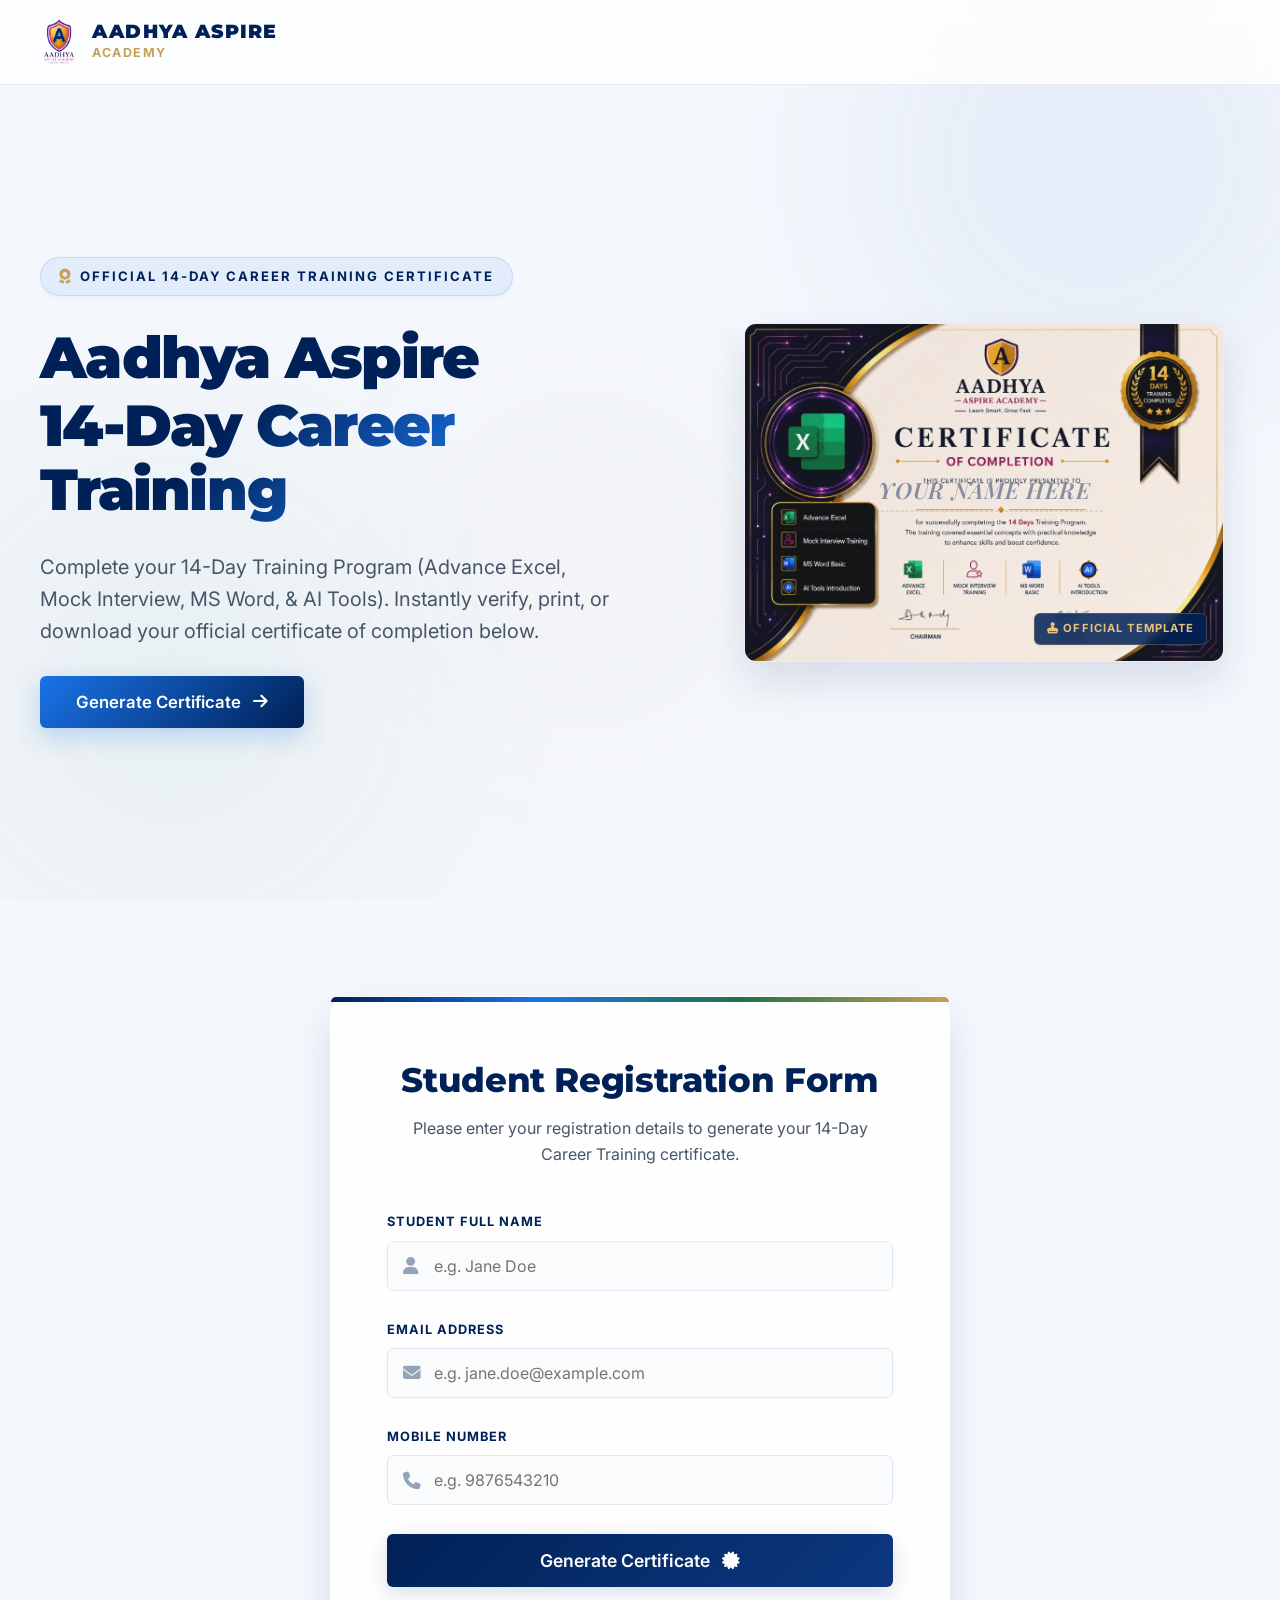
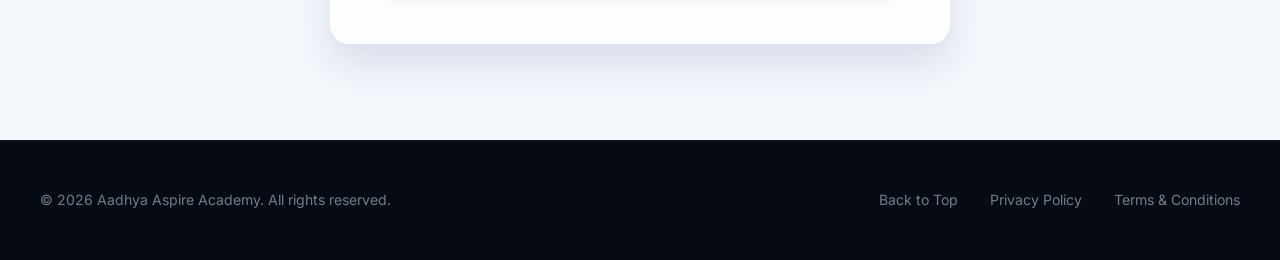
<file: index.html>
<!DOCTYPE html>
<html lang="en">
<head>
  <meta charset="UTF-8">
  <meta name="viewport" content="width=device-width, initial-scale=1.0">
  <meta name="color-scheme" content="light">
  <title>Aadhya Aspire 14-Day Career Training Program</title>
  <meta name="description" content="Complete your 14-Day Career Training Program (Advance Excel, Mock Interview, MS Word, & AI Tools) with Aadhya Aspire Academy. Instantly verify, print, or download your official certificate.">
  
  <!-- FontAwesome Icons -->
  <link rel="stylesheet" href="https://cdnjs.cloudflare.com/ajax/libs/font-awesome/6.4.0/css/all.min.css">
  
  <!-- Custom Stylesheet -->
  <link rel="stylesheet" href="style.css?v=7">
</head>
<body>

  <!-- Floating Background Blobs -->
  <div class="bg-animations">
    <div class="blob blob-1"></div>
    <div class="blob blob-2"></div>
    <div class="blob blob-3"></div>
  </div>

  <!-- Top Sticky Header Navigation -->
  <header class="main-header" id="mainHeader">
    <div class="header-container">
      <a href="#mainHeader" class="logo-link" id="navLogo">
        <img src="aadhya_logo.png" alt="Aadhya Aspire Academy Logo" class="logo-img">
        <div class="logo-text-wrapper">
          <span class="logo-text-academy">Aadhya Aspire</span>
          <span class="logo-tagline">Academy</span>
        </div>
      </a>
    </div>
  </header>

  <main class="landing-main">
    
    <!-- Hero Section -->
    <section class="hero-section">
      <div class="hero-container">
        
        <!-- Left Column: Heading and CTAs -->
        <div class="hero-content">
          <div class="badge-tag">
            <i class="fa-solid fa-award"></i> Official 14-Day Career Training Certificate
          </div>
          <h1 class="hero-heading">
            Aadhya Aspire<br><span class="gradient-text">14-Day Career Training</span>
          </h1>
          <p class="hero-subheading">
            Complete your 14-Day Training Program (Advance Excel, Mock Interview, MS Word, & AI Tools). Instantly verify, print, or download your official certificate of completion below.
          </p>
          <button type="button" class="hero-cta-btn" id="heroCtaBtn">
            Generate Certificate <i class="fa-solid fa-arrow-right"></i>
          </button>
        </div>
        
        <!-- Right Column: Interactive Mockup -->
        <div class="hero-visual">
          <div class="mockup-card" id="mockupCard">
            <img src="certificate_template.jpeg?v=4" alt="Aadhya Aspire 14-Day Certificate Preview" class="mockup-img">
            <div class="mockup-overlay">
              <div class="mockup-name-placeholder" id="mockupName">YOUR NAME HERE</div>
            </div>
            <div class="mockup-badge">
              <i class="fa-solid fa-stamp"></i> Official Template
            </div>
          </div>
        </div>

      </div>
    </section>

    <!-- Student Details Form Section -->
    <section class="form-section" id="registration-form">
      <div class="form-container">
        <div class="form-header">
          <h2>Student Registration Form</h2>
          <p>Please enter your registration details to generate your 14-Day Career Training certificate.</p>
        </div>
        
        <form id="certificateForm" novalidate>
          
          <!-- Name Field -->
          <div class="form-group" id="groupStudentName">
            <label for="studentName">Student Full Name</label>
            <div class="input-wrapper">
              <i class="fa-solid fa-user input-icon"></i>
              <input 
                type="text" 
                id="studentName" 
                name="studentName" 
                placeholder="e.g. Jane Doe" 
                required
              >
            </div>
            <span class="validation-msg" id="errStudentName">Name is required and should contain only alphabets.</span>
          </div>

          <!-- Email Field -->
          <div class="form-group" id="groupStudentEmail">
            <label for="studentEmail">Email Address</label>
            <div class="input-wrapper">
              <i class="fa-solid fa-envelope input-icon"></i>
              <input 
                type="email" 
                id="studentEmail" 
                name="studentEmail" 
                placeholder="e.g. jane.doe@example.com" 
                required
              >
            </div>
            <span class="validation-msg" id="errStudentEmail">Please enter a valid email address.</span>
          </div>

          <!-- Mobile Field -->
          <div class="form-group" id="groupStudentMobile">
            <label for="studentMobile">Mobile Number</label>
            <div class="input-wrapper">
              <i class="fa-solid fa-phone input-icon"></i>
              <input 
                type="tel" 
                id="studentMobile" 
                name="studentMobile" 
                placeholder="e.g. 9876543210" 
                required
              >
            </div>
            <span class="validation-msg" id="errStudentMobile">Please enter a valid 10-digit mobile number.</span>
          </div>

          <!-- Submit Button -->
          <button type="submit" class="form-submit-btn" id="submitBtn">
            Generate Certificate <i class="fa-solid fa-certificate"></i>
          </button>

        </form>
      </div>
    </section>
  </main>

  <!-- Generating Certificate Loader Modal -->
  <div class="loading-overlay" id="loadingOverlay">
    <div class="loading-card">
      <div class="loader-spinner-wrapper">
        <div class="loader-circle"></div>
        <img src="aadhya_logo.png" alt="Aadhya Logo" class="loader-logo">
      </div>
      
      <div class="loader-text">
        <h3>Generating Certificate</h3>
        <p>Please wait while we prepare your official document...</p>
      </div>

      <!-- Progress bar -->
      <div class="loader-progress-bar">
        <div class="loader-progress-fill" id="loaderProgressFill"></div>
      </div>

      <!-- Animated Steps -->
      <div class="loader-steps">
        <div class="loader-step pending" id="step1">
          <i class="fa-solid fa-circle-notch"></i>
          <span>Validating student details...</span>
        </div>
        <div class="loader-step pending" id="step2">
          <i class="fa-solid fa-circle-notch"></i>
          <span>Compiling 14-Day career training credentials...</span>
        </div>
        <div class="loader-step pending" id="step3">
          <i class="fa-solid fa-circle-notch"></i>
          <span>Drawing print-ready layout canvas...</span>
        </div>
        <div class="loader-step pending" id="step4">
          <i class="fa-solid fa-circle-notch"></i>
          <span>Applying Chairman and Principal signatures...</span>
        </div>
      </div>
    </div>
  </div>

  <!-- Footer -->
  <footer class="main-footer">
    <div class="footer-content">
      <p>&copy; 2026 Aadhya Aspire Academy. All rights reserved.</p>
      <div class="footer-links">
        <a href="#mainHeader">Back to Top</a>
        <a href="#">Privacy Policy</a>
        <a href="#">Terms & Conditions</a>
      </div>
    </div>
  </footer>

  <!-- Core Javascript -->
  <script src="script.js?v=7"></script>
</body>
</html>
</file>
<file: style.css>
/* Google Fonts Imports */
@import url('https://fonts.googleapis.com/css2?family=Inter:wght@300;400;500;600;700&family=Montserrat:wght@400;500;600;700;800;900&family=Cinzel:wght@500;600;700;800&family=Playfair+Display:ital,wght@0,600;0,700;1,600&display=swap');

/* CSS Variables & Design Tokens */
:root {
  /* Color Palette */
  --primary-color: #002157;       /* Deep Academy Navy */
  --primary-light: #0d3880;       /* Medium Navy */
  --secondary-color: #1a73e8;     /* Modern Accent Blue */
  --excel-green: #217346;         /* Excel Branding Green */
  --gold-accent: #c5a059;         /* Premium Gold */
  --gold-bright: #e5c17d;         /* Highlight Gold */
  --background: #f4f7fc;          /* Sleek Off-White */
  --surface: #ffffff;
  --text-dark: #0f172a;
  --text-light: #475569;
  --text-muted: #94a3b8;
  --border-color: #e2e8f0;
  --success-color: #10b981;
  --error-color: #ef4444;

  /* Fonts */
  --font-header: 'Montserrat', sans-serif;
  --font-body: 'Inter', sans-serif;
  --font-serif: 'Cinzel', serif;

  /* Layout Constants */
  --container-max: 1200px;
  --radius-sm: 6px;
  --radius-md: 12px;
  --radius-lg: 20px;
  --radius-full: 9999px;

  /* Shadows */
  --shadow-sm: 0 2px 4px rgba(0, 33, 87, 0.04);
  --shadow-md: 0 8px 30px rgba(0, 33, 87, 0.06);
  --shadow-lg: 0 20px 40px rgba(0, 33, 87, 0.12);
  --shadow-glow: 0 0 25px rgba(26, 115, 232, 0.2);

  /* Transitions */
  --transition-fast: 0.2s cubic-bezier(0.4, 0, 0.2, 1);
  --transition-normal: 0.4s cubic-bezier(0.4, 0, 0.2, 1);
  --transition-slow: 0.8s cubic-bezier(0.4, 0, 0.2, 1);
}

/* Base Reset & Core Styles */
* {
  margin: 0;
  padding: 0;
  box-sizing: border-box;
}

html {
  scroll-behavior: smooth;
}

body {
  font-family: var(--font-body);
  background-color: var(--background);
  color: var(--text-dark);
  line-height: 1.6;
  min-height: 100vh;
  display: flex;
  flex-direction: column;
  overflow-x: hidden;
  position: relative;
  color-scheme: light !important;
}

/* Stunning Animated Background Blobs */
.bg-animations {
  position: fixed;
  top: 0;
  left: 0;
  width: 100%;
  height: 100%;
  z-index: -1;
  overflow: hidden;
  pointer-events: none;
}

.blob {
  position: absolute;
  border-radius: var(--radius-full);
  filter: blur(80px);
  opacity: 0.5;
  animation: float-blob 20s infinite alternate ease-in-out;
}

.blob-1 {
  width: 500px;
  height: 500px;
  background: radial-gradient(circle, rgba(26, 115, 232, 0.15) 0%, rgba(0, 33, 87, 0.05) 100%);
  top: -10%;
  right: -5%;
  animation-duration: 25s;
}

.blob-2 {
  width: 600px;
  height: 600px;
  background: radial-gradient(circle, rgba(33, 115, 70, 0.12) 0%, rgba(244, 247, 252, 0) 100%);
  bottom: -10%;
  left: -10%;
  animation-duration: 30s;
  animation-delay: -5s;
}

.blob-3 {
  width: 400px;
  height: 400px;
  background: radial-gradient(circle, rgba(197, 160, 89, 0.1) 0%, rgba(244, 247, 252, 0) 100%);
  top: 40%;
  left: 30%;
  animation-duration: 18s;
  animation-delay: -10s;
}

@keyframes float-blob {
  0% { transform: translate(0, 0) scale(1); }
  50% { transform: translate(50px, 30px) scale(1.1); }
  100% { transform: translate(-30px, -50px) scale(0.9); }
}

h1, h2, h3, h4, h5, h6 {
  font-family: var(--font-header);
  font-weight: 700;
  color: var(--primary-color);
  letter-spacing: -0.01em;
}

a {
  text-decoration: none;
  color: inherit;
}

/* Header Navigation (Glassmorphic) */
header.main-header {
  background-color: rgba(255, 255, 255, 0.8);
  backdrop-filter: blur(12px);
  -webkit-backdrop-filter: blur(12px);
  border-bottom: 1px solid rgba(0, 33, 87, 0.08);
  padding: 1rem 2rem;
  position: sticky;
  top: 0;
  z-index: 100;
  transition: all var(--transition-fast);
}

header.main-header.scrolled {
  padding: 0.75rem 2rem;
  box-shadow: var(--shadow-sm);
  background-color: rgba(255, 255, 255, 0.95);
}

.header-container {
  max-width: var(--container-max);
  margin: 0 auto;
  display: flex;
  justify-content: space-between;
  align-items: center;
}

.logo-link {
  display: flex;
  align-items: center;
  gap: 14px;
  transition: transform var(--transition-fast);
}

.logo-link:hover {
  transform: translateY(-1px);
}

.logo-img {
  height: 52px;
  width: auto;
  object-fit: contain;
}

.logo-text-wrapper {
  display: flex;
  flex-direction: column;
}

.logo-text-academy {
  font-family: var(--font-header);
  font-weight: 900;
  font-size: 1.2rem;
  letter-spacing: 0.06em;
  color: var(--primary-color);
  text-transform: uppercase;
  line-height: 1.1;
}

.logo-tagline {
  font-size: 0.78rem;
  color: var(--gold-accent);
  font-weight: 700;
  letter-spacing: 0.12em;
  text-transform: uppercase;
}

/* Main Layout container */
main.landing-main {
  flex: 1;
  display: flex;
  flex-direction: column;
}

/* Hero Section (Split Screen, Full Height) */
.hero-section {
  min-height: calc(100vh - 85px);
  display: flex;
  align-items: center;
  justify-content: center;
  padding: 4rem 2rem;
  position: relative;
}

.hero-container {
  max-width: var(--container-max);
  width: 100%;
  margin: 0 auto;
  display: grid;
  grid-template-columns: 1.1fr 0.9fr;
  gap: 4rem;
  align-items: center;
}

.hero-content {
  display: flex;
  flex-direction: column;
  align-items: flex-start;
  gap: 1.8rem;
  animation: slideInLeft var(--transition-normal);
}

.badge-tag {
  background-color: rgba(26, 115, 232, 0.08);
  border: 1px solid rgba(26, 115, 232, 0.15);
  color: var(--primary-color);
  padding: 8px 18px;
  font-size: 0.82rem;
  font-weight: 700;
  text-transform: uppercase;
  letter-spacing: 0.15em;
  border-radius: var(--radius-full);
  display: inline-flex;
  align-items: center;
  gap: 8px;
  box-shadow: var(--shadow-sm);
  animation: pulse-border 3s infinite alternate;
}

@keyframes pulse-border {
  0% { border-color: rgba(26, 115, 232, 0.15); }
  100% { border-color: rgba(197, 160, 89, 0.6); }
}

.badge-tag i {
  color: var(--gold-accent);
  font-size: 0.95rem;
}

.hero-heading {
  font-size: 3.6rem;
  line-height: 1.12;
  letter-spacing: -0.03em;
  font-weight: 900;
}

.hero-heading span.gradient-text {
  background: linear-gradient(135deg, var(--primary-color) 30%, var(--secondary-color) 70%, var(--excel-green) 100%);
  -webkit-background-clip: text;
  -webkit-text-fill-color: transparent;
  display: block;
  margin-top: 0.2rem;
}

.hero-subheading {
  font-size: 1.25rem;
  color: var(--text-light);
  font-weight: 400;
  line-height: 1.6;
  max-width: 580px;
}

.hero-cta-btn {
  background: linear-gradient(135deg, var(--secondary-color) 0%, var(--primary-color) 100%);
  color: var(--surface);
  font-family: var(--font-body);
  font-weight: 600;
  font-size: 1.05rem;
  padding: 16px 36px;
  border: none;
  border-radius: var(--radius-sm);
  cursor: pointer;
  box-shadow: 0 8px 25px rgba(26, 115, 232, 0.25);
  transition: all var(--transition-fast);
  display: inline-flex;
  align-items: center;
  gap: 12px;
  position: relative;
  overflow: hidden;
}

.hero-cta-btn::before {
  content: '';
  position: absolute;
  top: 0;
  left: -100%;
  width: 100%;
  height: 100%;
  background: linear-gradient(90deg, transparent, rgba(255, 255, 255, 0.2), transparent);
  transition: all 0.6s ease;
}

.hero-cta-btn:hover::before {
  left: 100%;
}

.hero-cta-btn:hover {
  transform: translateY(-3px);
  box-shadow: 0 12px 30px rgba(26, 115, 232, 0.35);
}

.hero-cta-btn:active {
  transform: translateY(-1px);
}

/* Hero Certificate Mockup Card (Right Side) */
.hero-visual {
  display: flex;
  justify-content: center;
  align-items: center;
  animation: slideInRight var(--transition-normal);
}

.mockup-card {
  position: relative;
  width: 100%;
  max-width: 480px;
  aspect-ratio: 1.414; /* A4 aspect ratio */
  background-color: var(--surface);
  border-radius: var(--radius-md);
  box-shadow: var(--shadow-lg);
  overflow: hidden;
  border: 1px solid rgba(0, 33, 87, 0.08);
  transform-style: preserve-3d;
  perspective: 1000px;
  transition: transform var(--transition-normal), box-shadow var(--transition-normal);
  cursor: pointer;
}

.mockup-card:hover {
  transform: translateY(-8px) rotateY(-5deg) rotateX(5deg);
  box-shadow: 0 30px 60px rgba(0, 33, 87, 0.18), var(--shadow-glow);
}

.mockup-img {
  width: 100%;
  height: 100%;
  object-fit: cover;
  opacity: 0.92;
}

.mockup-overlay {
  position: absolute;
  top: 0;
  left: 0;
  width: 100%;
  height: 100%;
  background: linear-gradient(135deg, rgba(0, 33, 87, 0.05) 0%, rgba(26, 115, 232, 0.02) 100%);
  display: flex;
  flex-direction: column;
  justify-content: center;
  align-items: center;
  pointer-events: none;
}

.mockup-name-placeholder {
  position: absolute;
  top: 49.5%;
  left: 50%;
  transform: translate(-50%, -50%);
  font-family: 'Playfair Display', serif;
  font-style: italic;
  font-size: 1.4rem;
  font-weight: 600;
  color: rgba(0, 33, 87, 0.45);
  border-bottom: 1px dashed rgba(0, 33, 87, 0.2);
  letter-spacing: 0.03em;
  padding: 2px 12px;
}

.mockup-badge {
  position: absolute;
  bottom: 16px;
  right: 16px;
  background-color: rgba(0, 33, 87, 0.85);
  color: var(--gold-bright);
  padding: 6px 12px;
  font-size: 0.7rem;
  font-weight: 700;
  letter-spacing: 0.1em;
  text-transform: uppercase;
  border-radius: var(--radius-sm);
  backdrop-filter: blur(4px);
  border: 1px solid rgba(197, 160, 89, 0.3);
  box-shadow: var(--shadow-sm);
}

/* Registration Form Section */
.form-section {
  padding: 6rem 2rem;
  background-color: transparent;
  display: flex;
  justify-content: center;
  align-items: center;
  position: relative;
}

.form-container {
  background-color: rgba(255, 255, 255, 0.85);
  backdrop-filter: blur(20px);
  -webkit-backdrop-filter: blur(20px);
  border: 1px solid rgba(255, 255, 255, 0.6);
  border-radius: var(--radius-lg);
  box-shadow: var(--shadow-lg);
  padding: 3.5rem 3.5rem;
  width: 100%;
  max-width: 620px;
  position: relative;
  transition: transform var(--transition-fast), box-shadow var(--transition-fast);
}

.form-container:hover {
  box-shadow: 0 25px 50px rgba(0, 33, 87, 0.1), var(--shadow-glow);
}

.form-container::before {
  content: '';
  position: absolute;
  top: 0;
  left: 0;
  width: 100%;
  height: 5px;
  background: linear-gradient(90deg, var(--primary-color), var(--secondary-color), var(--excel-green), var(--gold-accent));
  border-top-left-radius: var(--radius-lg);
  border-top-right-radius: var(--radius-lg);
}

.form-header {
  text-align: center;
  margin-bottom: 2.8rem;
}

.form-header h2 {
  font-size: 2.1rem;
  margin-bottom: 0.6rem;
  font-weight: 800;
}

.form-header p {
  color: var(--text-light);
  font-size: 1rem;
}

.form-group {
  margin-bottom: 1.8rem;
  display: flex;
  flex-direction: column;
  gap: 8px;
  position: relative;
}

.form-group label {
  font-size: 0.8rem;
  font-weight: 700;
  color: var(--primary-color);
  text-transform: uppercase;
  letter-spacing: 0.08em;
  transition: color var(--transition-fast);
}

.input-wrapper {
  position: relative;
  display: flex;
  align-items: center;
}

.input-wrapper i.input-icon {
  position: absolute;
  left: 16px;
  color: var(--text-muted);
  font-size: 1.1rem;
  transition: color var(--transition-fast);
}

.input-wrapper input {
  width: 100%;
  padding: 14px 16px 14px 46px;
  border: 1.5px solid var(--border-color);
  border-radius: var(--radius-sm);
  font-family: var(--font-body);
  font-size: 1rem;
  color: var(--text-dark);
  background-color: rgba(244, 247, 252, 0.5);
  transition: all var(--transition-fast);
}

.input-wrapper input:focus {
  outline: none;
  border-color: var(--secondary-color);
  background-color: var(--surface);
  box-shadow: 0 0 0 4px rgba(26, 115, 232, 0.15);
}

.input-wrapper input:focus + i.input-icon {
  color: var(--secondary-color);
}

/* Form Input Validation Cues */
.form-group.valid input {
  border-color: var(--success-color);
  background-color: rgba(16, 185, 129, 0.02);
}
.form-group.valid label {
  color: var(--success-color);
}

.form-group.invalid input {
  border-color: var(--error-color);
  background-color: rgba(239, 68, 68, 0.02);
}
.form-group.invalid label {
  color: var(--error-color);
}

.validation-msg {
  font-size: 0.8rem;
  color: var(--error-color);
  margin-top: 4px;
  display: none;
  font-weight: 500;
  animation: slideInDown 0.2s ease;
}

.form-group.invalid .validation-msg {
  display: block;
}

.form-submit-btn {
  width: 100%;
  background: linear-gradient(135deg, var(--primary-color) 0%, var(--primary-light) 100%);
  color: var(--surface);
  font-family: var(--font-body);
  font-weight: 600;
  font-size: 1.1rem;
  padding: 16px;
  border: none;
  border-radius: var(--radius-sm);
  cursor: pointer;
  transition: all var(--transition-fast);
  margin-top: 1.2rem;
  display: flex;
  justify-content: center;
  align-items: center;
  gap: 12px;
  box-shadow: 0 6px 20px rgba(0, 33, 87, 0.15);
}

.form-submit-btn:hover {
  background: linear-gradient(135deg, var(--primary-light) 0%, var(--secondary-color) 100%);
  box-shadow: 0 10px 25px rgba(26, 115, 232, 0.2);
  transform: translateY(-2px);
}

.form-submit-btn:active {
  transform: translateY(0);
}

/* Generating Certificate Loader Overlay */
.loading-overlay {
  position: fixed;
  top: 0;
  left: 0;
  width: 100vw;
  height: 100vh;
  background-color: rgba(0, 13, 44, 0.96);
  z-index: 1000;
  display: flex;
  justify-content: center;
  align-items: center;
  opacity: 0;
  pointer-events: none;
  transition: opacity 0.4s ease;
}

.loading-overlay.active {
  opacity: 1;
  pointer-events: all;
}

.loading-card {
  background-color: var(--surface);
  border-radius: var(--radius-lg);
  padding: 3.5rem;
  width: 90%;
  max-width: 480px;
  box-shadow: 0 25px 60px rgba(0, 0, 0, 0.5);
  display: flex;
  flex-direction: column;
  align-items: center;
  text-align: center;
  gap: 2rem;
  transform: scale(0.9);
  transition: transform 0.4s cubic-bezier(0.34, 1.56, 0.64, 1);
}

.loading-overlay.active .loading-card {
  transform: scale(1);
}

.loader-spinner-wrapper {
  position: relative;
  width: 100px;
  height: 100px;
}

.loader-circle {
  width: 100px;
  height: 100px;
  border: 6px solid var(--background);
  border-top: 6px solid var(--secondary-color);
  border-radius: var(--radius-full);
  animation: spin 1.2s infinite linear;
}

.loader-logo {
  position: absolute;
  top: 50%;
  left: 50%;
  transform: translate(-50%, -50%);
  width: 45px;
  height: 45px;
  object-fit: contain;
  animation: pulse-logo 1.5s infinite alternate ease-in-out;
}

@keyframes spin {
  0% { transform: rotate(0deg); }
  100% { transform: rotate(360deg); }
}

@keyframes pulse-logo {
  0% { transform: translate(-50%, -50%) scale(0.9); }
  100% { transform: translate(-50%, -50%) scale(1.1); }
}

.loader-text h3 {
  font-size: 1.5rem;
  font-weight: 800;
  margin-bottom: 0.5rem;
  background: linear-gradient(135deg, var(--primary-color), var(--secondary-color));
  -webkit-background-clip: text;
  -webkit-text-fill-color: transparent;
}

.loader-text p {
  color: var(--text-light);
  font-size: 0.95rem;
}

/* Loading Steps List */
.loader-steps {
  width: 100%;
  display: flex;
  flex-direction: column;
  align-items: flex-start;
  gap: 12px;
  border-top: 1px solid var(--border-color);
  padding-top: 1.5rem;
}

.loader-step {
  display: flex;
  align-items: center;
  gap: 12px;
  font-size: 0.88rem;
  font-weight: 500;
  color: var(--text-muted);
  width: 100%;
  text-align: left;
  transition: color var(--transition-fast);
}

.loader-step i {
  font-size: 1.05rem;
  width: 20px;
  text-align: center;
}

.loader-step.pending i {
  color: var(--text-muted);
}

.loader-step.active {
  color: var(--primary-color);
  font-weight: 600;
}

.loader-step.active i {
  color: var(--secondary-color);
  animation: spin 2s infinite linear;
}

.loader-step.completed {
  color: var(--success-color);
}

.loader-step.completed i {
  color: var(--success-color);
}

/* Progress bar inside loader */
.loader-progress-bar {
  width: 100%;
  height: 6px;
  background-color: var(--background);
  border-radius: var(--radius-full);
  overflow: hidden;
  position: relative;
}

.loader-progress-fill {
  height: 100%;
  width: 0%;
  background: linear-gradient(90deg, var(--secondary-color), var(--excel-green));
  border-radius: var(--radius-full);
  transition: width 0.3s ease;
}

/* Footer layout */
footer.main-footer {
  background-color: #060b13;
  color: rgba(160, 174, 192, 0.7);
  padding: 3rem 2rem;
  border-top: 1px solid rgba(255, 255, 255, 0.05);
  text-align: center;
  font-size: 0.88rem;
  z-index: 10;
}

.footer-content {
  max-width: var(--container-max);
  margin: 0 auto;
  display: flex;
  justify-content: space-between;
  align-items: center;
  flex-wrap: wrap;
  gap: 1.5rem;
}

.footer-links {
  display: flex;
  gap: 2rem;
}

.footer-links a {
  transition: color var(--transition-fast);
}

.footer-links a:hover {
  color: var(--gold-accent);
}

/* Animations Definitions */
@keyframes slideInLeft {
  from {
    opacity: 0;
    transform: translateX(-40px);
  }
  to {
    opacity: 1;
    transform: translateX(0);
  }
}

@keyframes slideInRight {
  from {
    opacity: 0;
    transform: translateX(40px);
  }
  to {
    opacity: 1;
    transform: translateX(0);
  }
}

@keyframes slideInDown {
  from {
    opacity: 0;
    transform: translateY(-10px);
  }
  to {
    opacity: 1;
    transform: translateY(0);
  }
}

/* Certificate Screen Page Layout */
.certificate-page-main {
  flex: 1;
  padding: 3rem 2rem;
  display: flex;
  flex-direction: column;
  align-items: center;
  justify-content: flex-start;
  background: radial-gradient(circle at center, #edf4fe 0%, #f4f7fc 100%);
  gap: 2.2rem;
  min-height: calc(100vh - 85px);
}

.certificate-actions-bar {
  display: flex;
  gap: 1.2rem;
  justify-content: center;
  align-items: center;
  flex-wrap: wrap;
  animation: slideInDown 0.5s ease-out;
  background-color: rgba(255, 255, 255, 0.7);
  backdrop-filter: blur(10px);
  -webkit-backdrop-filter: blur(10px);
  padding: 12px 24px;
  border-radius: var(--radius-md);
  border: 1px solid rgba(255, 255, 255, 0.5);
  box-shadow: var(--shadow-sm);
  z-index: 20;
}

.action-btn {
  font-family: var(--font-body);
  font-weight: 600;
  font-size: 0.95rem;
  padding: 12px 28px;
  border-radius: var(--radius-sm);
  cursor: pointer;
  display: inline-flex;
  align-items: center;
  gap: 10px;
  transition: all var(--transition-fast);
  border: none;
}

.action-btn-primary {
  background: linear-gradient(135deg, var(--excel-green) 0%, #154c2e 100%);
  color: var(--surface);
  box-shadow: 0 4px 14px rgba(33, 115, 70, 0.25);
}

.action-btn-primary:hover {
  background: linear-gradient(135deg, #25824f 0%, #195b37 100%);
  transform: translateY(-2px);
  box-shadow: 0 6px 20px rgba(33, 115, 70, 0.35);
}

.action-btn-secondary {
  background: linear-gradient(135deg, var(--primary-color) 0%, var(--primary-light) 100%);
  color: var(--surface);
  box-shadow: 0 4px 14px rgba(0, 33, 87, 0.2);
}

.action-btn-secondary:hover {
  background: linear-gradient(135deg, var(--primary-light) 0%, var(--secondary-color) 100%);
  transform: translateY(-2px);
  box-shadow: 0 6px 20px rgba(26, 115, 232, 0.25);
}

.action-btn-outline {
  background-color: transparent;
  color: var(--primary-color);
  border: 1.5px solid var(--primary-color);
  padding: 10px 26px; /* Adjusting padding for border thickness offset */
}

.action-btn-outline:hover {
  background-color: rgba(0, 33, 87, 0.05);
  transform: translateY(-1px);
}

/* The Premium Certificate Rendering Area */
.certificate-preview-container {
  box-shadow: var(--shadow-lg);
  border-radius: var(--radius-md);
  overflow: hidden;
  background-color: #ffffff;
  max-width: 1050px;
  width: 100%;
  aspect-ratio: 1024 / 723;
  position: relative;
  display: flex;
  align-items: center;
  justify-content: center;
  border: 1px solid rgba(0, 33, 87, 0.1);
  animation: slideInLeft 0.7s cubic-bezier(0.16, 1, 0.3, 1);
  transform-origin: center;
  color-scheme: light !important;
  container-type: inline-size;
}

/* Aspect ratio maintainer for absolute children */
.certificate-render-wrapper {
  position: relative;
  width: 100%;
  height: 100%;
}

.certificate-bg-image {
  width: 100%;
  height: 100%;
  display: block;
  object-fit: cover;
  color-scheme: light !important;
  filter: none !important;
}

/* Dynamic overlays using relative container query size units (cqi) */
.certificate-overlay-name {
  position: absolute;
  left: 50%;
  top: 51.0%; /* Positions name elegantly just above the gold line and diamond */
  transform: translate(-50%, -50%);
  width: 82%;
  text-align: center;
  font-family: 'Playfair Display', serif;
  font-style: italic;
  font-weight: 600;
  font-size: 3.0cqi; /* Scaled down for elegant look and to prevent overflow */
  color: #0c1c38; /* Matches template blue */
  letter-spacing: 0.02em;
  white-space: nowrap;
  overflow: hidden;
  text-overflow: ellipsis;
  text-shadow: 0.5px 0.5px 1px rgba(0, 33, 87, 0.1);
}

/* Date Overlay: Cover original completion date and put dynamic live date */
.certificate-date-block-cover {
  position: absolute;
  left: 12.3%; /* Aligns over the existing date text */
  top: 94.6%;  /* Exactly covers the position of "JUNE 8, 2026" line */
  width: 13.0%;
  height: 3.0%;
  background-color: #FAF6ED; /* Exact cream/parchment background hex color matching template */
  display: flex;
  align-items: center;
  justify-content: flex-start;
}

.certificate-overlay-date {
  font-family: var(--font-body);
  font-weight: 700;
  font-size: 1.05cqi; /* Scales dynamically and matches the original size style */
  color: #1a1e26;
  letter-spacing: 0.01em;
  text-transform: uppercase;
}

/* Mobile Responsiveness styling */
@media (max-width: 1024px) {
  .hero-container {
    grid-template-columns: 1fr;
    gap: 3rem;
    text-align: center;
  }
  .hero-content {
    align-items: center;
  }
  .hero-heading {
    font-size: 2.8rem;
  }
  .hero-subheading {
    max-width: 100%;
  }
}

@media (max-width: 768px) {
  header.main-header {
    padding: 1rem 1rem;
  }
  .header-container {
    flex-direction: column;
    gap: 10px;
  }
  .hero-heading {
    font-size: 2.2rem;
  }
  .hero-subheading {
    font-size: 1.05rem;
  }
  .hero-section {
    padding: 2.5rem 1rem;
  }
  .form-section {
    padding: 3rem 1rem;
  }
  .form-container {
    padding: 2.5rem 1.8rem;
  }
  .form-header h2 {
    font-size: 1.7rem;
  }
  .certificate-page-main {
    padding: 2rem 1rem;
  }
  .certificate-actions-bar {
    width: 100%;
    padding: 10px 15px;
    gap: 0.8rem;
  }
  .action-btn {
    width: 100%;
    justify-content: center;
    padding: 12px 20px;
  }
  .action-btn-outline {
    padding: 10px 20px;
  }
  .footer-content {
    flex-direction: column;
}

/* Styles applied during PDF generation capture to prevent screen boundaries scaling bugs */
.certificate-preview-container.pdf-render-mode {
  width: 1000px !important;
  height: 706px !important; /* Matches native 1.415 template aspect ratio at 1000px width */
  max-width: none !important;
  border-radius: 0 !important;
  box-shadow: none !important;
  border: none !important;
  animation: none !important;
  transition: none !important;
  opacity: 1 !important;
  color-scheme: light !important;
  background-color: #ffffff !important;
}

.certificate-preview-container.pdf-render-mode * {
  animation: none !important;
  transition: none !important;
  opacity: 1 !important;
}

.certificate-preview-container.pdf-render-mode .certificate-overlay-name {
  font-size: 30px !important; /* Fixed pixel size scaled for 1000px width */
  top: 51.0% !important;
  font-family: 'Playfair Display', serif !important;
  font-style: italic !important;
  font-weight: 600 !important;
}

.certificate-preview-container.pdf-render-mode .certificate-date-block-cover {
  left: 12.3% !important;
  top: 94.6% !important;
  width: 13.0% !important;
  height: 3.0% !important;
  background-color: #FAF6ED !important;
}

.certificate-preview-container.pdf-render-mode .certificate-overlay-date {
  font-size: 10.5px !important; /* Fixed pixel size scaled for 1000px width */
}

/* PRINT-SPECIFIC CSS RULES (Super Crisp Vector Layout & Aspect Fit) */
@media print {
  @page {
    size: A4 landscape;
    margin: 0;
  }
  
  body, html {
    background-color: #ffffff !important;
    height: 100%;
    overflow: hidden;
    margin: 0;
    padding: 0;
    -webkit-print-color-adjust: exact !important;
    print-color-adjust: exact !important;
    color-scheme: light !important;
  }

  /* Hide header, footer, actions, loading screens on print */
  header, footer, .certificate-actions-bar, .bg-animations, .loading-overlay {
    display: none !important;
  }

  .certificate-page-main {
    padding: 0 !important;
    margin: 0 !important;
    background: none !important;
    height: 100vh;
    display: flex;
    justify-content: center;
    align-items: center;
  }

  .certificate-preview-container {
    box-shadow: none !important;
    border: none !important;
    border-radius: 0 !important;
    max-width: 100% !important;
    width: 100vw !important;
    height: 100vh !important;
    margin: 0 !important;
    padding: 0 !important;
    aspect-ratio: 1024 / 723 !important;
    display: flex;
    justify-content: center;
    align-items: center;
  }

  .certificate-render-wrapper {
    width: 100vw !important;
    height: 100vh !important;
  }

  .certificate-bg-image {
    width: 100% !important;
    height: 100% !important;
  }

  /* Adjust sizing specifically for print scale using viewport width units */
  .certificate-overlay-name {
    font-size: 3.0vw !important;
    top: 51.0% !important;
    font-family: 'Playfair Display', serif !important;
    font-style: italic !important;
    font-weight: 600 !important;
  }
  
  .certificate-date-block-cover {
    left: 12.3% !important;
    top: 94.6% !important;
    background-color: #FAF6ED !important;
    /* Webkit-print-color-adjust guarantees this solid cover will print */
    -webkit-print-color-adjust: exact !important;
    print-color-adjust: exact !important;
  }

  .certificate-overlay-date {
    font-size: 1.05vw !important;
  }
}
</file>
